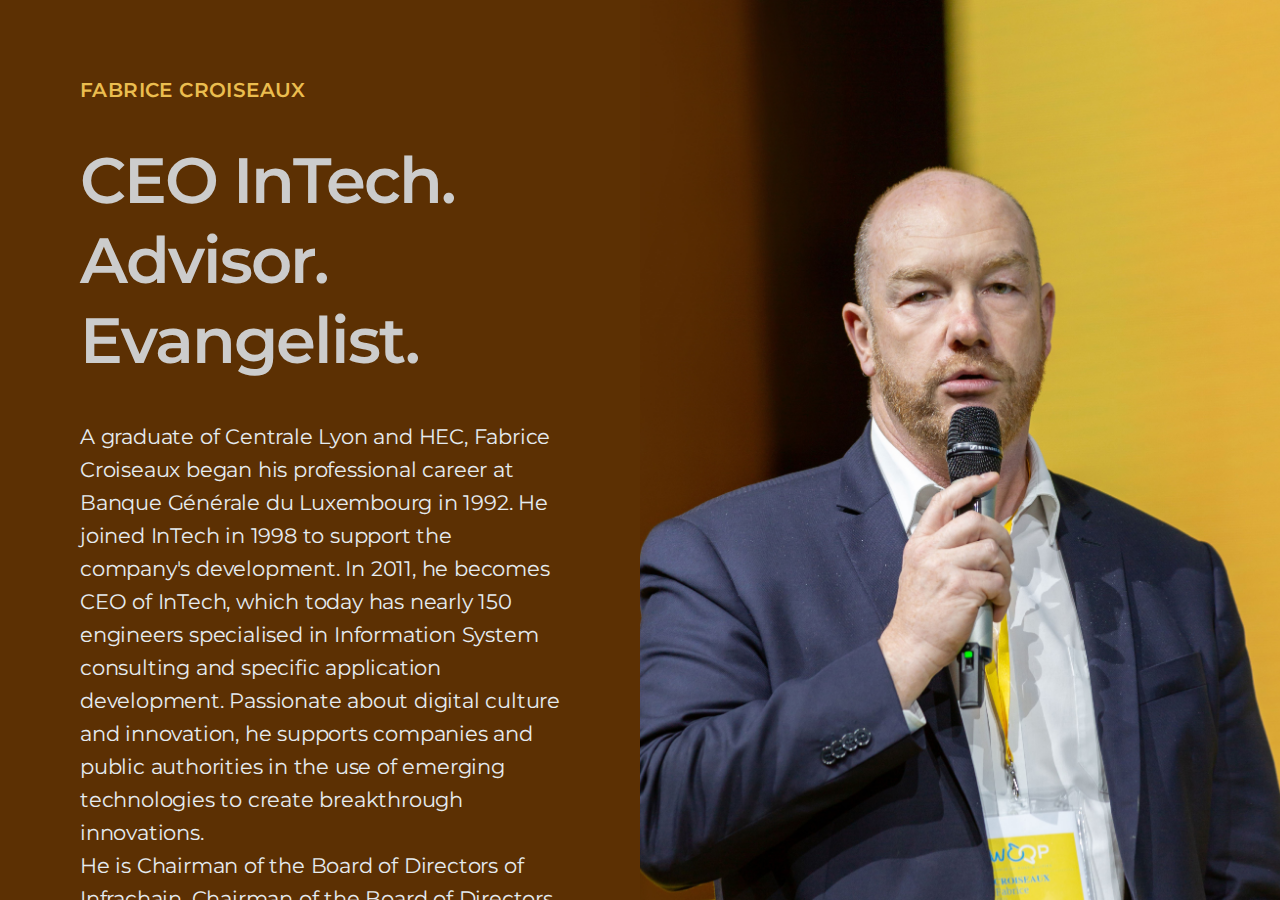
<file: index.html>
<!DOCTYPE html>
<html lang="en-US">

<head>

	<meta charset="UTF-8" />
	<meta http-equiv="X-UA-Compatible" content="IE=edge" />
	
	<!-- SEO -->
	<title>Fabrice CROISEAUX - CEO INTECH ADVISOR EVANGELIST</title>
	<meta name="description" content="Fabrice CROISEAUX. CEO InTECH. Advisor. Evangelist. Blockchain. Digital" />
	<meta name="robots" content="index, follow" />
	<meta name="referrer" content="always" />

	<!-- Social & Open Graph -->
	<meta property="og:title" content="Fabrice CROISEAUX. CEO InTECH. Advisor. Evangelist. Blockchain" />
	<meta property="og:description" content="Passionate about digital culture and innovation, I advise companies in the use of emerging technologies to create breakthrough innovations." />
	<meta property="og:image" content="https://demo.onepagelove.com/fullsingle-html/split/images/social.jpg"> <!-- include your hosted image full URL -->
	<meta property="og:url" content="https://fabrice.io" />
	<meta name="twitter:title" content="Fabrice CROISEAUX. CEO InTECH. Advisor. Evangelist. Blockchain" >
	<meta name="twitter:description" content="Passionate about digital culture and innovation, I advise companies in the use of emerging technologies to create breakthrough innovations." />
	<meta name="twitter:image" content="https://fabrice.io/images/background-1.jpg" /> <!-- include your hosted image full URL -->
	<meta name="twitter:creator" content="@fxzo" />

	<!-- Favicon -->
	<link rel="icon" type="image/png" href="images/favicon.png" sizes="32x32">

	<!-- Styles -->
	<link rel='stylesheet' href='assets/css/split.css' type='text/css' media='screen' />
	<meta name="viewport" content="width=device-width,initial-scale=1" />

</head>

<body id="fullsingle" class="page-template-page-fullsingle-split">

<div class="fs-split">
    
	<!-- Content Side -->
	<div class="split-content">

		<div class="split-content-vertically-center">
		
		  <div class="split-intro">
				
			  <h1>Fabrice Croiseaux</h1>

				<span class="tagline" id="tagline"></span>

			</div>

			<div class="split-bio" id="split_bio">
			</div>

			<div class="split-lists">
				
				<div class="split-list">

					<h3>Connect</h3>

					<ul>
						<li><a href="mail:fabrice.croiseaux@intech.lu">Email</a></li>
						<li><a href="https://t.me/fcroiseaux">Telegram</a></li>
						<li><a href="https://api.whatsapp.com/send?phone=+33642062343">WhatsApp</a></li>
					</ul>

				</div>

				<div class="split-list">

					<h3>Social</h3>

					<ul>
						<li><a href="https://twitter.com/fxzo">Twitter</a></li>
						<li><a href="https://www.linkedin.com/in/fcroiseaux/">LinkedIn</a></li>
						<li><a href="https://www.facebook.com/fabrice.croiseaux">Facebook</a></li>
					</ul>

				</div>
				
			</div>

			<div class="split-credit">

				<p>&copy;2018 <a href="#">Fabrice CROISEAUX</a></p>

			</div>		

		</div>

	</div>
	
	<!-- Image Side -->
	<div class="split-image">

	</div>
</div>
</body>
    <script type="text/javascript">
        window.onload = function (){ 
        var language = window.navigator.userLanguage || window.navigator.language;
        var tagline = "CEO InTech. Advisor. Evangelist.";
        var split_bio = "<p>A graduate of Centrale Lyon and HEC, Fabrice Croiseaux began his professional career at Banque Générale du Luxembourg in 1992. He joined InTech in 1998 to support the company's development. In 2011, he becomes CEO of InTech, which today has nearly 150 engineers specialised in Information System consulting and specific application development. Passionate about digital culture and innovation, he supports companies and public authorities in the use of emerging technologies to create breakthrough innovations.</p><p>He is Chairman of the Board of Directors of Infrachain, Chairman of the Board of Directors of Telecom Nancy, director of Earthlab, independent director of EASE, director of Tokeny and head of the Blockchain working group of the Fédération des Tiers de Confiance Numérique in Paris.<br></p>";
        if (language.substring(0,2).toLowerCase() === 'fr') {
			var tagline = "Directeur Général de InTech. Stratégie. Technologies.";
        	var split_bio = "<p>Diplômé de Centrale Lyon et de HEC, Fabrice Croiseaux a commencé sa carrière professionnelle à la Banque Générale du Luxembourg en 1992. Il rejoint InTech en 1998 pour accompagner le développement de l'entreprise. En 2011, il devient CEO de InTech qui compte aujourd'hui près de 150 ingénieurs spécialisés dans le conseil en Système d'Information et en développement d'applications spécifiques. Passionné de culture numérique et d'innovation, il accompagne les entreprises et les administrations dans l'utilisation de technologies émergentes pour créer des innovations de rupture.</p><p>Il est président du conseil d'administration de Infrachain, président du conseil d’administration de Telecom Nancy, administrateur de Earthlab, administrateur indépendant de la société EASE, administrateur de Tokeny et responsable du groupe de travail Blockchain de la Fédération des Tiers de Confiance Numérique à Paris.<br></p>";
		};
		document.getElementById("tagline").innerHTML = tagline;
        document.getElementById("split_bio").innerHTML = split_bio;    
        };
    </script>
</html>
</file>
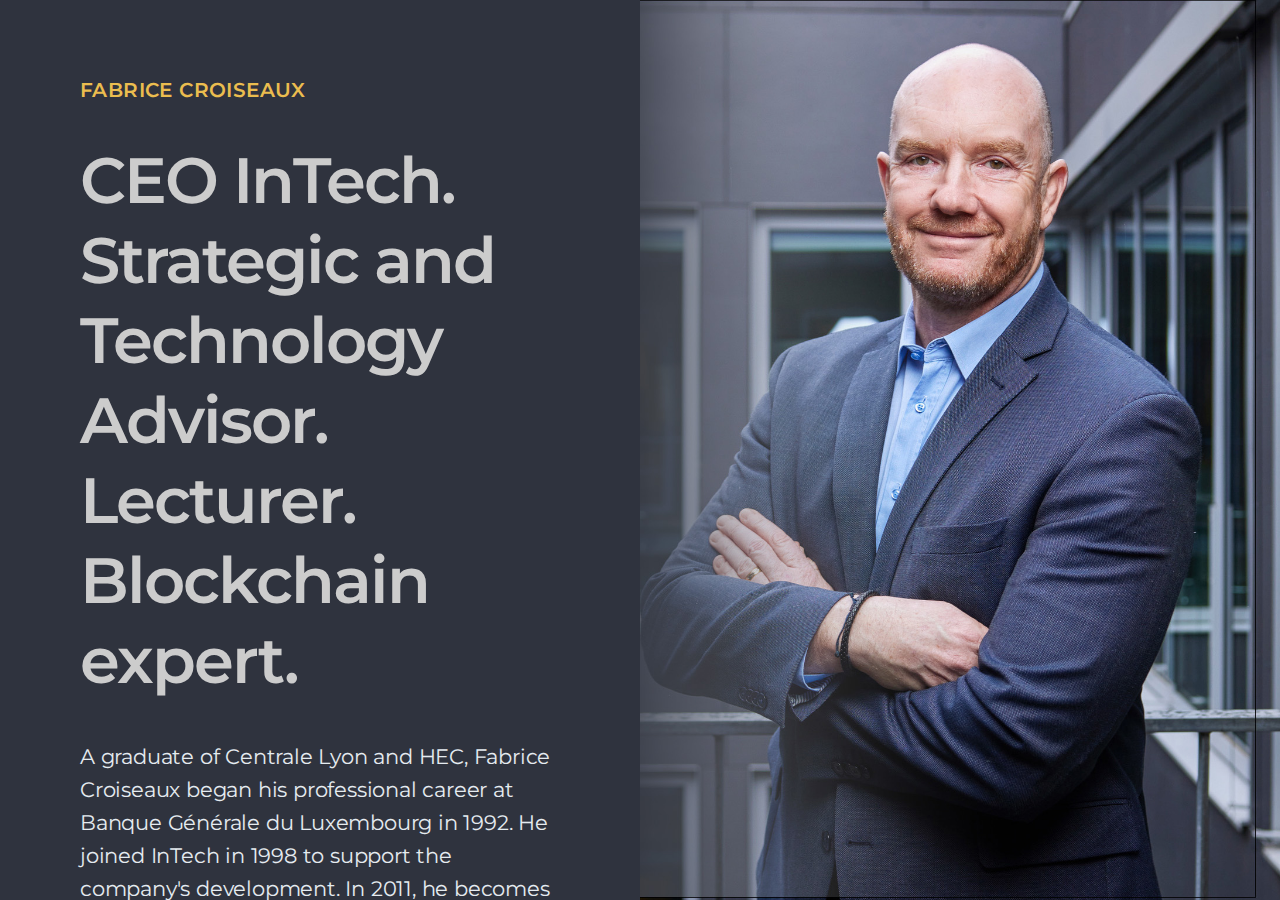
<file: www/index.html>
<!DOCTYPE html>
<html lang="en-US">

<head>

	<meta charset="UTF-8" />
	<meta http-equiv="X-UA-Compatible" content="IE=edge" />
	
	<!-- SEO -->
	<title>Fabrice CROISEAUX - CEO INTECH ADVISOR EVANGELIST</title>
	<meta name="description" content="Fabrice CROISEAUX. CEO InTECH. Advisor. Evangelist. Blockchain. Digital" />
	<meta name="robots" content="index, follow" />
	<meta name="referrer" content="always" />

	<!-- Social & Open Graph -->
	<meta property="og:title" content="Fabrice CROISEAUX. CEO InTECH. Lecturer. Strategic and Technology Advisor. Blockchain expert." />
	<meta property="og:description" content="Passionate about digital culture and innovation, I advise companies in the use of emerging technologies to create breakthrough innovations." />
	<meta property="og:image" content="https://demo.onepagelove.com/fullsingle-html/split/images/social.jpg"> <!-- include your hosted image full URL -->
	<meta property="og:url" content="https://fabrice.io" />
	<meta name="twitter:title" content="Fabrice CROISEAUX. CEO InTECH. Advisor. Evangelist. Blockchain" >
	<meta name="twitter:description" content="Passionate about digital culture and innovation, I advise companies in the use of emerging technologies to create breakthrough innovations." />
	<meta name="twitter:image" content="https://fabrice.io/images/background-1.jpg" /> <!-- include your hosted image full URL -->
	<meta name="twitter:creator" content="@fxzo" />

	<!-- Favicon -->
	<link rel="icon" type="image/png" href="images/favicon.png" sizes="32x32">

	<!-- Styles -->
	<link rel='stylesheet' href='assets/css/split.css' type='text/css' media='screen' />
	<meta name="viewport" content="width=device-width,initial-scale=1" />

</head>

<body id="fullsingle" class="page-template-page-fullsingle-split">

<div class="fs-split">
    
	<!-- Content Side -->
	<div class="split-content">

		<div class="split-content-vertically-center">
		
		  <div class="split-intro">
				
			  <h1>Fabrice Croiseaux</h1>

				<span class="tagline" id="tagline"></span>

			</div>

			<div class="split-bio" id="split_bio">
			</div>

			<div class="split-lists">
				
				<div class="split-list">

					<h3>Connect</h3>

					<ul>
						<li><a href="mail:fabrice.croiseaux@intech.lu">Email</a></li>
						<li><a href="https://t.me/fcroiseaux">Telegram</a></li>
						<li><a href="https://api.whatsapp.com/send?phone=+33642062343">WhatsApp</a></li>
					</ul>

				</div>

				<div class="split-list">

					<h3>Social</h3>

					<ul>
						<li><a href="https://twitter.com/fxzo">Twitter</a></li>
						<li><a href="https://www.linkedin.com/in/fcroiseaux/">LinkedIn</a></li>
						<li><a href="https://www.facebook.com/fabrice.croiseaux">Facebook</a></li>
					</ul>

				</div>
				
			</div>

			<div class="split-credit">

				<p>&copy;2018 <a href="#">Fabrice CROISEAUX</a></p>

			</div>		

		</div>

	</div>
	
	<!-- Image Side -->
	<div class="split-image">

	</div>
</div>
</body>
    <script type="text/javascript">
        window.onload = function (){ 
        var language = window.navigator.userLanguage || window.navigator.language;
        var tagline = "CEO InTech. Strategic and Technology Advisor. </br>Lecturer. </br>Blockchain expert.";
        var split_bio = "<p>A graduate of Centrale Lyon and HEC, Fabrice Croiseaux began his professional career at Banque Générale du Luxembourg in 1992. He joined InTech in 1998 to support the company's development. In 2011, he becomes CEO of InTech, which today has nearly 150 engineers specialised in Information System consulting and specific application development. Passionate about digital culture and innovation, he supports companies and public authorities in the use of emerging technologies to create breakthrough innovations.</p><p>He is Chairman of the Board of Directors of Infrachain, Chairman of the Board of Directors of Telecom Nancy, Chairman of the Board of Lumena Startup Studio, independent director of EASE and head of the Blockchain working group of the Fédération des Tiers de Confiance Numérique in Paris.<br></p>";
        if (language.substring(0,2).toLowerCase() === 'fr') {
			var tagline = "Directeur Général de InTech. </br>Conférencier. </br>Conseil en Stratégie et en Technologies.";
        	var split_bio = "<p>Diplômé de Centrale Lyon et de HEC, Fabrice Croiseaux a commencé sa carrière professionnelle à la Banque Générale du Luxembourg en 1992. Il rejoint InTech en 1998 pour accompagner le développement de l'entreprise. En 2011, il devient CEO de InTech qui compte aujourd'hui près de 150 ingénieurs spécialisés dans le conseil en Système d'Information et en développement d'applications spécifiques. Passionné de culture numérique et d'innovation, il accompagne les entreprises et les administrations dans l'utilisation de technologies émergentes pour créer des innovations de rupture.</p><p>Il est président du conseil d'administration de Infrachain, président du conseil d’administration de Telecom Nancy, président de Lumena Startup Studio, administrateur indépendant de la société EASE et responsable du groupe de travail Blockchain de la Fédération des Tiers de Confiance Numérique à Paris.<br></p>";
		};
		document.getElementById("tagline").innerHTML = tagline;
        document.getElementById("split_bio").innerHTML = split_bio;    
        };
    </script>
</html>
</file>
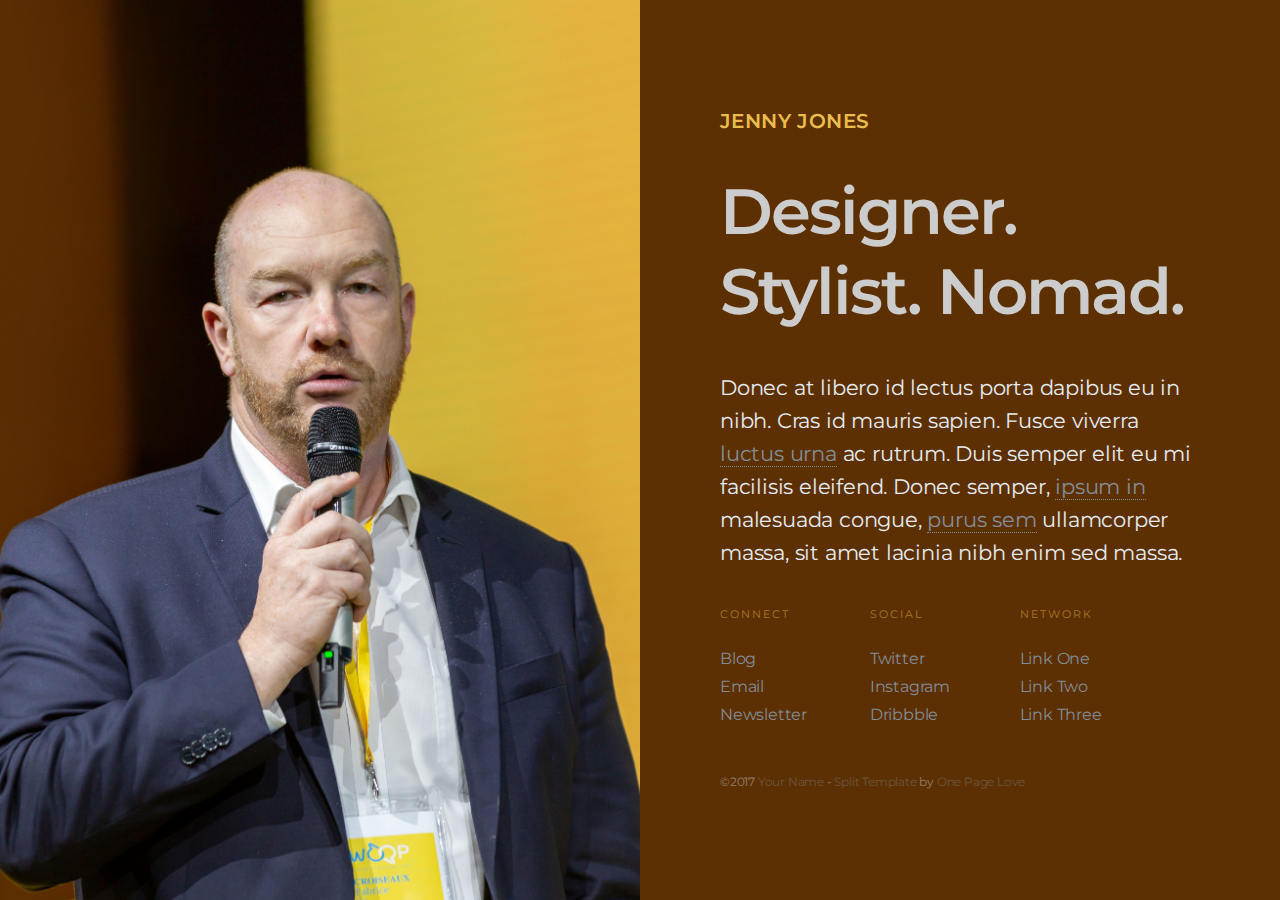
<file: index-youtube.html>
<!DOCTYPE html>
<html lang="en-US">

<head>

	<meta charset="UTF-8" />
	<meta http-equiv="X-UA-Compatible" content="IE=edge" />
	
	<!-- SEO -->
	<title>Split with YouTube Video - HTML Template Demo</title>
	<meta name="description" content="Split is a centrally-divided layout for a professional online presense with a big image or video left with alongside content." />
	<meta name="robots" content="index, follow" />
	<meta name="referrer" content="always" />

	<!-- Social & Open Graph -->
	<meta property="og:title" content="Split with YouTube Video - HTML Template Demo" />
	<meta property="og:description" content="Split is a centrally-divided layout for a professional online presence with a big image or video left with alongside content." />
	<meta property="og:image" content="https://demo.onepagelove.com/fullsingle-html/split/images/social.jpg"> <!-- include your hosted image full URL -->
	<meta property="og:url" content="https://demo.onepagelove.com/fullsingle-html/split/index-youtube.html" />
	<meta name="twitter:title" content="Split with YouTube Video - HTML Template Demo" >
	<meta name="twitter:description" content="Split is a centrally-divided layout for a professional online presence with a big image or video left with alongside content." />
	<meta name="twitter:image" content="https://demo.onepagelove.com/fullsingle-html/split/images/social.jpg" /> <!-- include your hosted image full URL -->
	<meta name="twitter:card" content="summary_large_image" />
	<meta name="twitter:site" content="@onepagelove" />
	<meta name="twitter:creator" content="@robhope" />

	<!-- Favicon -->
	<link rel="icon" type="image/png" href="images/favicon.png" sizes="32x32">
	
	<!-- Styles -->
	<link rel='stylesheet' href='assets/css/split.css' type='text/css' media='screen' />
	<meta name="viewport" content="width=device-width,initial-scale=1" />

</head>

<body id="fullsingle" class="page-template-page-fullsingle-split">

<div class="fs-split">

	<!-- YouTube Video Side -->
	<div class="split-image split-video">
	<div class="video-wrap">
		<div class="video-container">
			<iframe class="video-content" src="https://www.youtube.com/embed/dk9uNWPP7EA?rel=0&amp;controls=0&amp;showinfo=0&amp;autoplay=1&amp;loop=1&amp;mute=1&playlist=dk9uNWPP7EA" frameborder="0" allowfullscreen></iframe>
		</div>
	</div>
	</div>

	<!-- Content Side -->
	<div class="split-content">

		<div class="split-content-vertically-center">
		
			<div class="split-intro">
				
				<h1>Jenny Jones</h1>

				<span class="tagline">Designer. Stylist. Nomad.</span>

			</div>

			<div class="split-bio">
				
				<p>Donec at libero id lectus porta dapibus eu in nibh. Cras id mauris sapien. Fusce viverra <a href="#">luctus urna</a> ac rutrum. Duis semper elit eu mi facilisis eleifend. Donec semper, <a href="#">ipsum in</a> malesuada congue, <a href="#">purus sem</a> ullamcorper massa, sit amet lacinia nibh enim sed massa. </p>

			</div>

			<div class="split-lists">
				
				<div class="split-list">

					<h3>Connect</h3>

					<ul>
						<li><a href="#">Blog</a></li>
						<li><a href="#">Email</a></li>
						<li><a href="#">Newsletter</a></li>
					</ul>

				</div>

				<div class="split-list">

					<h3>Social</h3>

					<ul>
						<li><a href="#">Twitter</a></li>
						<li><a href="#">Instagram</a></li>
						<li><a href="#">Dribbble</a></li>
					</ul>

				</div>

				<div class="split-list">

					<h3>Network</h3>

					<ul>
						<li><a href="#">Link One</a></li>
						<li><a href="#">Link Two</a></li>
						<li><a href="#">Link Three</a></li>
					</ul>

				</div>
				
			</div>

			<div class="split-credit">

				<p>&copy;2017 <a href="#">Your Name</a> - <a href="https://onepagelove.com/split">Split Template</a> by <a href="https://onepagelove.com">One Page Love</a></p>

				<!-- 
				To edit this credit you can remove the CC3.0 license for only $5 here: https://onepagelove.com/split 
				this really helps contribute towards us developing more templates and means the world to me!
				Cheers, Rob (@robhope)
				-->

			</div>		

		</div>

	</div>

</div>

</body>
</html>
</file>
<file: assets/css/split.css>
/*
Template Name: Split
Author: One Page Love
Author URI: https://onepagelove.com
Template URI: https://onepagelove.com/split
Description: Split is a centrally-divided layout for a professional online presence with a big image or video left with alongside content.
*/
/* -- CSS Reset -- */
@import url("https://fonts.googleapis.com/css?family=Montserrat:400,600");
@import url("https://fonts.googleapis.com/css?family=Lora");
html, body, div, span, applet, object, iframe,
h1, h2, h3, h4, h5, h6, p, blockquote, pre,
a, abbr, acronym, address, big, cite, code,
del, dfn, em, img, ins, kbd, q, s, samp,
small, strike, strong, sub, sup, tt, var,
b, u, i, center,
dl, dt, dd, ol, ul, li,
fieldset, form, label, legend,
table, caption, tbody, tfoot, thead, tr, th, td,
article, aside, canvas, details, embed,
figure, figcaption, footer, header, hgroup,
menu, nav, output, ruby, section, summary,
time, mark, audio, video {
  margin: 0;
  padding: 0;
  border: 0;
  font-size: 100%;
  font: inherit;
  vertical-align: baseline; }

article, aside, details, figcaption, figure,
footer, header, hgroup, menu, nav, section {
  display: block; }

body {
  line-height: 1; }

ol, ul {
  list-style: none; }

blockquote, q {
  quotes: none; }

blockquote:before, blockquote:after,
q:before, q:after {
  content: '';
  content: none; }

table {
  border-collapse: collapse;
  border-spacing: 0; }

* {
  -webkit-font-smoothing: antialiased;
  -moz-osx-font-smoothing: grayscale;
  text-rendering: optimizeLegibility;
  -moz-font-feature-settings: "liga" on;
  margin: 0; }

img.alignright {
  float: right; }

img.alignleft {
  float: left; }

img.aligncenter {
  clear: both;
  display: block;
  margin-right: auto;
  margin-left: auto; }

body {
  background-color: rgb(0, 0, 0);
  border-style: none; }

body,
p,
a,
a:hover {
  color: #000000; }

a,
a:hover {
  text-decoration: none;
  border: none;
  border-style: none;
  box-shadow: none; }

/* -- Content -- */
@-webkit-keyframes fadein {
  from {
    opacity: 0; }
  to {
    opacity: 1; } }
@keyframes fadein {
  from {
    opacity: 0; }
  to {
    opacity: 1; } }

html {
  background-color: #000000; }

body.page-template-page-fullsingle-split {
  background-color: #5C3003;
  font-family: 'Montserrat', sans-serif;
  font-weight: 400;
  font-size: 21px;
  line-height: 33px;
  letter-spacing: -0.2px;
  color: #E5EBF0;
  -webkit-animation: fadein 2s;
          animation: fadein 2s; }
  body.page-template-page-fullsingle-split p {
    color: #E5EBF0; }

.fs-split {
  width: 100vw;
  height: 100vh;
  display: -webkit-box;
  display: -ms-flexbox;
  display: flex; }
  @media (max-width: 800px) {
    .fs-split {
      height: auto;
      -ms-flex-wrap: wrap;
          flex-wrap: wrap; } }
  .fs-split .split-image {
    width: 50%;
    height: 100vh;
    background-image: url("../../images/background-1.jpg");
    background-position: center center;
    background-size: cover; }
    @media (max-width: 800px) {
      .fs-split .split-image {
        height: 80vh;
        width: 100%; } }
  .fs-split .split-content {
    width: 50%;
    min-height: 100vh;
    display: -webkit-box;
    display: -ms-flexbox;
    display: flex;
    -webkit-box-align: center;
        -ms-flex-align: center;
            align-items: center;
    -webkit-box-pack: center;
        -ms-flex-pack: center;
            justify-content: center;
    overflow: auto; }
    @media (max-width: 800px) {
      .fs-split .split-content {
        width: 100%;
        height: auto; } }
    .fs-split .split-content .split-content-vertically-center {
      padding: 80px;
      max-width: 640px;
      margin-top: auto;
      margin-bottom: auto; }
      @media (max-width: 1200px) {
        .fs-split .split-content .split-content-vertically-center {
          padding: 60px; } }
      @media (max-width: 800px) {
        .fs-split .split-content .split-content-vertically-center {
          padding: 40px; } }

.split-intro {
  font-weight: 600;
  font-size: 64px;
  line-height: 80px;
  letter-spacing: -2px; }
  .split-intro h1 {
    font-weight: 600;
    text-transform: uppercase;
    font-size: 20px;
    line-height: 20px;
    margin-bottom: 40px;
    letter-spacing: 0.4px;
    color: #EBBD4F; }
  .split-intro .tagline {
    color: #CCCCCC; }

.split-bio {
  padding: 40px 0 40px 0;
  font-family: Impact, Haettenschweiler, 'Franklin Gothic Bold', 'Arial Black', 'sans-serif'serif; }
  @media (max-width: 1200px) {
    .split-bio {
      padding: 30px 0; } }
  @media (max-width: 800px) {
    .split-bio {
      padding: 20px 0; } }
  .split-bio p {
    color: #848d96; }
  .split-bio a {
    color: #848d96;
    transition-duration: 0.5s;
    border-bottom: 1px dotted #848d96; }
    .split-bio a:hover {
      color: #CA486d;
      transition-duration: 0.1s;
      border-bottom: 1px dotted #CA486d; }

.split-lists .split-list {
  width: 30%;
  display: inline-block;
  margin-bottom: 40px; }
  @media (max-width: 500px) {
    .split-lists .split-list {
      width: 90%; } }
  .split-lists .split-list h3 {
    font-weight: 400;
    text-transform: uppercase;
    font-size: 11px;
    line-height: 11px;
    margin-bottom: 31px;
    color: #EBBD4F;
    letter-spacing: 2px;
    opacity: 0.5; }
  .split-lists .split-list ul li {
    font-size: 16px;
    line-height: 16px;
    margin-bottom: 12px; }
    .split-lists .split-list ul li a {
      color: #848d96;
      transition-duration: 0.5s; }
      .split-lists .split-list ul li a:hover {
        color: #CA486d;
        transition-duration: 0.1s; }

.split-credit {
  opacity: 0.4; }
  .split-credit p {
    font-size: 12px;
    line-height: 14px; }
    .split-credit p a {
      color: #848d96; }

.split-video {
  overflow: hidden;
  position: relative; }

.video-wrap {
  position: absolute;
  top: 50%;
  left: 50%;
  -webkit-transform: translate(-50%, -50%);
          transform: translate(-50%, -50%); }

.video-container {
  position: relative;
  overflow: hidden;
  height: 56.25vw;
  width: 100vw; }
  @media (max-aspect-ratio: 16 / 9) {
    .video-container {
      height: 100vh;
      width: 177.7777777778vh; } }

.video-container iframe,
.video-container object,
.video-container embed {
  position: absolute;
  top: 0;
  left: 0;
  width: 100%;
  height: 100%; }

video.video {
  -o-object-fit: cover;
     object-fit: cover;
  -o-object-position: 50% 50%;
     object-position: 50% 50%;
  width: 100%;
  height: 100%; }
</file>
<file: www/assets/css/split.css>
/*
Template Name: Split
Author: One Page Love
Author URI: https://onepagelove.com
Template URI: https://onepagelove.com/split
Description: Split is a centrally-divided layout for a professional online presence with a big image or video left with alongside content.
*/
/* -- CSS Reset -- */
@import url("https://fonts.googleapis.com/css?family=Montserrat:400,600");
@import url("https://fonts.googleapis.com/css?family=Lora");
html, body, div, span, applet, object, iframe,
h1, h2, h3, h4, h5, h6, p, blockquote, pre,
a, abbr, acronym, address, big, cite, code,
del, dfn, em, img, ins, kbd, q, s, samp,
small, strike, strong, sub, sup, tt, var,
b, u, i, center,
dl, dt, dd, ol, ul, li,
fieldset, form, label, legend,
table, caption, tbody, tfoot, thead, tr, th, td,
article, aside, canvas, details, embed,
figure, figcaption, footer, header, hgroup,
menu, nav, output, ruby, section, summary,
time, mark, audio, video {
  margin: 0;
  padding: 0;
  border: 0;
  font-size: 100%;
  font: inherit;
  vertical-align: baseline; }

article, aside, details, figcaption, figure,
footer, header, hgroup, menu, nav, section {
  display: block; }

body {
  line-height: 1; }

ol, ul {
  list-style: none; }

blockquote, q {
  quotes: none; }

blockquote:before, blockquote:after,
q:before, q:after {
  content: '';
  content: none; }

table {
  border-collapse: collapse;
  border-spacing: 0; }

* {
  -webkit-font-smoothing: antialiased;
  -moz-osx-font-smoothing: grayscale;
  text-rendering: optimizeLegibility;
  -moz-font-feature-settings: "liga" on;
  margin: 0; }

img.alignright {
  float: right; }

img.alignleft {
  float: left; }

img.aligncenter {
  clear: both;
  display: block;
  margin-right: auto;
  margin-left: auto; }

body {
  background-color: rgb(0, 0, 0);
  border-style: none; }

body,
p,
a,
a:hover {
  color: #000000; }

a,
a:hover {
  text-decoration: none;
  border: none;
  border-style: none;
  box-shadow: none; }

/* -- Content -- */
@-webkit-keyframes fadein {
  from {
    opacity: 0; }
  to {
    opacity: 1; } }
@keyframes fadein {
  from {
    opacity: 0; }
  to {
    opacity: 1; } }

html {
  background-color: #000000; }

body.page-template-page-fullsingle-split {
  background-color: #2f333e;
  font-family: 'Montserrat', sans-serif;
  font-weight: 400;
  font-size: 21px;
  line-height: 33px;
  letter-spacing: -0.2px;
  color: #E5EBF0;
  -webkit-animation: fadein 2s;
          animation: fadein 2s; }
  body.page-template-page-fullsingle-split p {
    color: #E5EBF0; }

.fs-split {
  width: 100vw;
  height: 100vh;
  display: -webkit-box;
  display: -ms-flexbox;
  display: flex; }
  @media (max-width: 800px) {
    .fs-split {
      height: auto;
      -ms-flex-wrap: wrap;
          flex-wrap: wrap; } }
  .fs-split .split-image {
    width: 50%;
    height: 100vh;
    background-image: url("../../images/background-1.jpg");
    background-position: center center;
    background-size: cover; }
    @media (max-width: 800px) {
      .fs-split .split-image {
        height: 80vh;
        width: 100%; } }
  .fs-split .split-content {
    width: 50%;
    min-height: 100vh;
    display: -webkit-box;
    display: -ms-flexbox;
    display: flex;
    -webkit-box-align: center;
        -ms-flex-align: center;
            align-items: center;
    -webkit-box-pack: center;
        -ms-flex-pack: center;
            justify-content: center;
    overflow: auto; }
    @media (max-width: 800px) {
      .fs-split .split-content {
        width: 100%;
        height: auto; } }
    .fs-split .split-content .split-content-vertically-center {
      padding: 80px;
      max-width: 640px;
      margin-top: auto;
      margin-bottom: auto; }
      @media (max-width: 1200px) {
        .fs-split .split-content .split-content-vertically-center {
          padding: 60px; } }
      @media (max-width: 800px) {
        .fs-split .split-content .split-content-vertically-center {
          padding: 40px; } }

.split-intro {
  font-weight: 600;
  font-size: 64px;
  line-height: 80px;
  letter-spacing: -2px; }
  .split-intro h1 {
    font-weight: 600;
    text-transform: uppercase;
    font-size: 20px;
    line-height: 20px;
    margin-bottom: 40px;
    letter-spacing: 0.4px;
    color: #EBBD4F; }
  .split-intro .tagline {
    color: #CCCCCC; }

.split-bio {
  padding: 40px 0 40px 0;
  font-family: Impact, Haettenschweiler, 'Franklin Gothic Bold', 'Arial Black', 'sans-serif'serif; }
  @media (max-width: 1200px) {
    .split-bio {
      padding: 30px 0; } }
  @media (max-width: 800px) {
    .split-bio {
      padding: 20px 0; } }
  .split-bio p {
    color: #848d96; }
  .split-bio a {
    color: #848d96;
    transition-duration: 0.5s;
    border-bottom: 1px dotted #848d96; }
    .split-bio a:hover {
      color: #CA486d;
      transition-duration: 0.1s;
      border-bottom: 1px dotted #CA486d; }

.split-lists .split-list {
  width: 30%;
  display: inline-block;
  margin-bottom: 40px; }
  @media (max-width: 500px) {
    .split-lists .split-list {
      width: 90%; } }
  .split-lists .split-list h3 {
    font-weight: 400;
    text-transform: uppercase;
    font-size: 11px;
    line-height: 11px;
    margin-bottom: 31px;
    color: #EBBD4F;
    letter-spacing: 2px;
    opacity: 0.5; }
  .split-lists .split-list ul li {
    font-size: 16px;
    line-height: 16px;
    margin-bottom: 12px; }
    .split-lists .split-list ul li a {
      color: #848d96;
      transition-duration: 0.5s; }
      .split-lists .split-list ul li a:hover {
        color: #CA486d;
        transition-duration: 0.1s; }

.split-credit {
  opacity: 0.4; }
  .split-credit p {
    font-size: 12px;
    line-height: 14px; }
    .split-credit p a {
      color: #848d96; }

.split-video {
  overflow: hidden;
  position: relative; }

.video-wrap {
  position: absolute;
  top: 50%;
  left: 50%;
  -webkit-transform: translate(-50%, -50%);
          transform: translate(-50%, -50%); }

.video-container {
  position: relative;
  overflow: hidden;
  height: 56.25vw;
  width: 100vw; }
  @media (max-aspect-ratio: 16 / 9) {
    .video-container {
      height: 100vh;
      width: 177.7777777778vh; } }

.video-container iframe,
.video-container object,
.video-container embed {
  position: absolute;
  top: 0;
  left: 0;
  width: 100%;
  height: 100%; }

video.video {
  -o-object-fit: cover;
     object-fit: cover;
  -o-object-position: 50% 50%;
     object-position: 50% 50%;
  width: 100%;
  height: 100%; }
</file>
